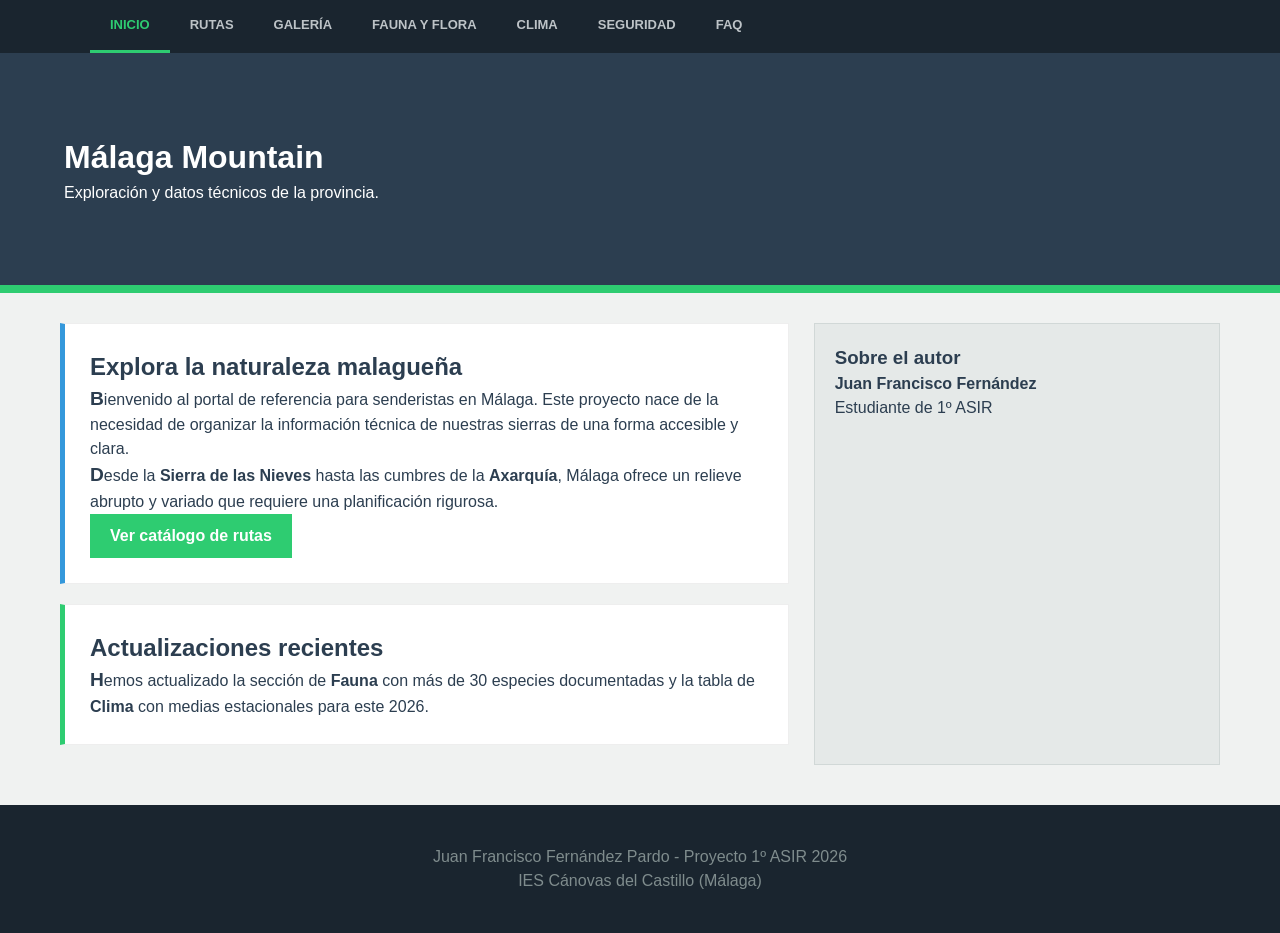
<file: index.html>
<!DOCTYPE html>
<html lang="es">
<head>
    <meta charset="UTF-8">
    <title>Málaga Mountain | Inicio</title>
    <link rel="stylesheet" href="./css/estilos.css">
    <script src="./js/site.js" defer></script>
</head>
<body>

    <nav class="menu-navegacion" data-site-nav></nav>

    <header class="header-hero">
        <h1>Málaga Mountain</h1>
        <p>Exploración y datos técnicos de la provincia.</p>
    </header>

    <div class="contenedor-flexible">
        
        <main class="contenido-principal">
            <section class="caja-info">
                <h2>Explora la naturaleza malagueña</h2>
                <p>Bienvenido al portal de referencia para senderistas en Málaga. Este proyecto nace de la necesidad de organizar la información técnica de nuestras sierras de una forma accesible y clara.</p>
                <p>Desde la <strong>Sierra de las Nieves</strong> hasta las cumbres de la <strong>Axarquía</strong>, Málaga ofrece un relieve abrupto y variado que requiere una planificación rigurosa.</p>
                <a href="rutas.html" class="boton-accion">Ver catálogo de rutas</a>
            </section>

            <section class="caja-info" style="border-left-color: #2ecc71;">
                <h2>Actualizaciones recientes</h2>
                <p>Hemos actualizado la sección de <strong>Fauna</strong> con más de 30 especies documentadas y la tabla de <strong>Clima</strong> con medias estacionales para este 2026.</p>
            </section>
        </main>

        <aside class="barra-lateral">
            <h3>Sobre el autor</h3>
            <p><strong>Juan Francisco Fernández</strong></p>
            <p>Estudiante de 1º ASIR</p>
        </aside>

    </div>

    <footer class="pie-simple" data-site-footer></footer>

</body>
</html>
</file>
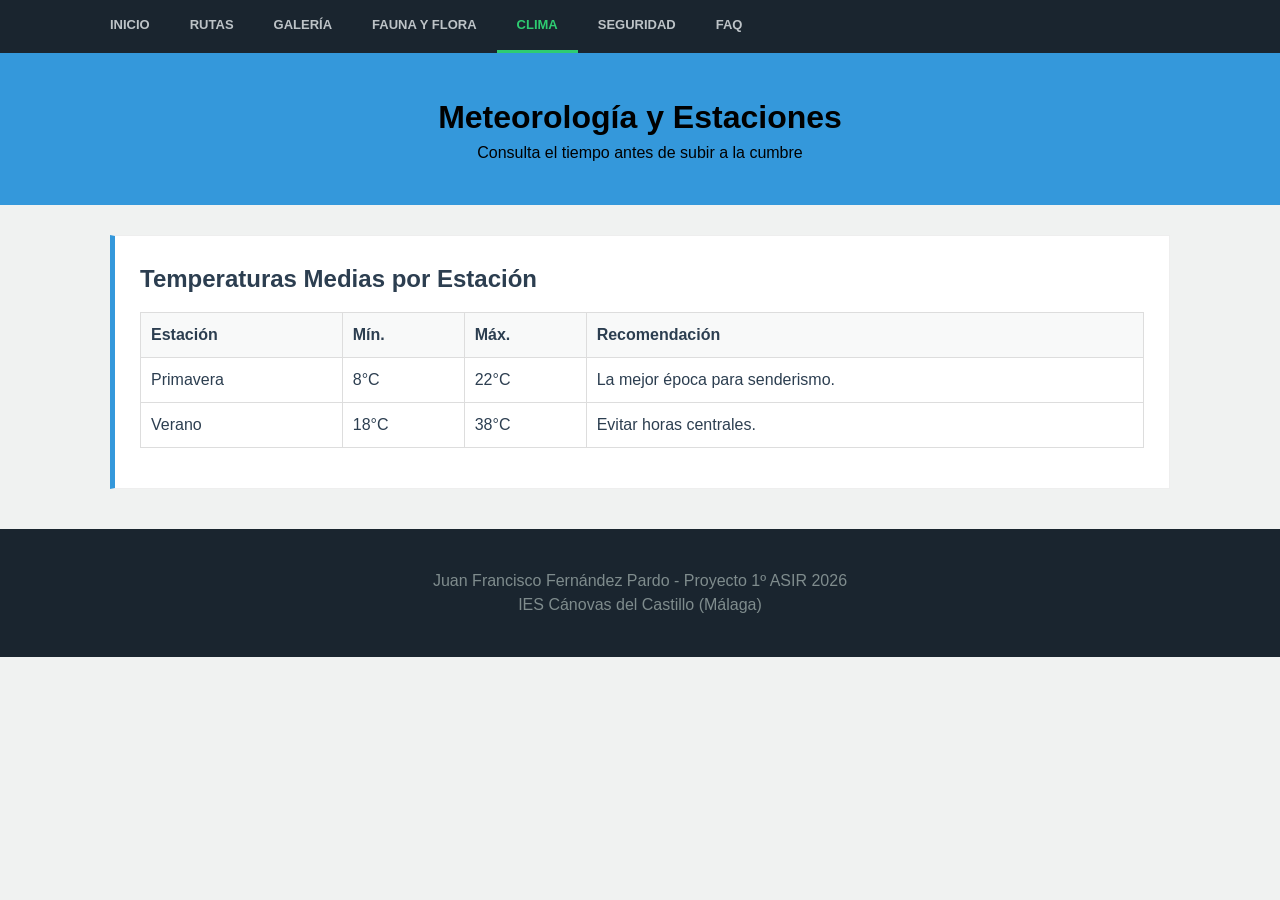
<file: clima.html>
<!DOCTYPE html>
<html lang="es">
<head>
    <meta charset="UTF-8">
    <title>Clima | Málaga Mountain</title>
    <link rel="stylesheet" href="./css/estilos.css">
    <script src="./js/site.js" defer></script>
</head>
<body>

    <nav class="menu-navegacion" data-site-nav></nav>

    <header class="header-seccion">
        <h1>Meteorología y Estaciones</h1>
        <p>Consulta el tiempo antes de subir a la cumbre</p>
    </header>

    <main class="contenedor-principal">
        <section class="seccion-blanca">
            <h2>Temperaturas Medias por Estación</h2>
            <table class="tabla-profesional">
                <thead>
                    <tr><th>Estación</th><th>Mín.</th><th>Máx.</th><th>Recomendación</th></tr>
                </thead>
                <tbody>
                    <tr><td>Primavera</td><td>8°C</td><td>22°C</td><td>La mejor época para senderismo.</td></tr>
                    <tr><td>Verano</td><td>18°C</td><td>38°C</td><td>Evitar horas centrales.</td></tr>
                </tbody>
            </table>
        </section>
    </main>

    <footer class="pie-simple" data-site-footer></footer>

</body>
</html>
</file>
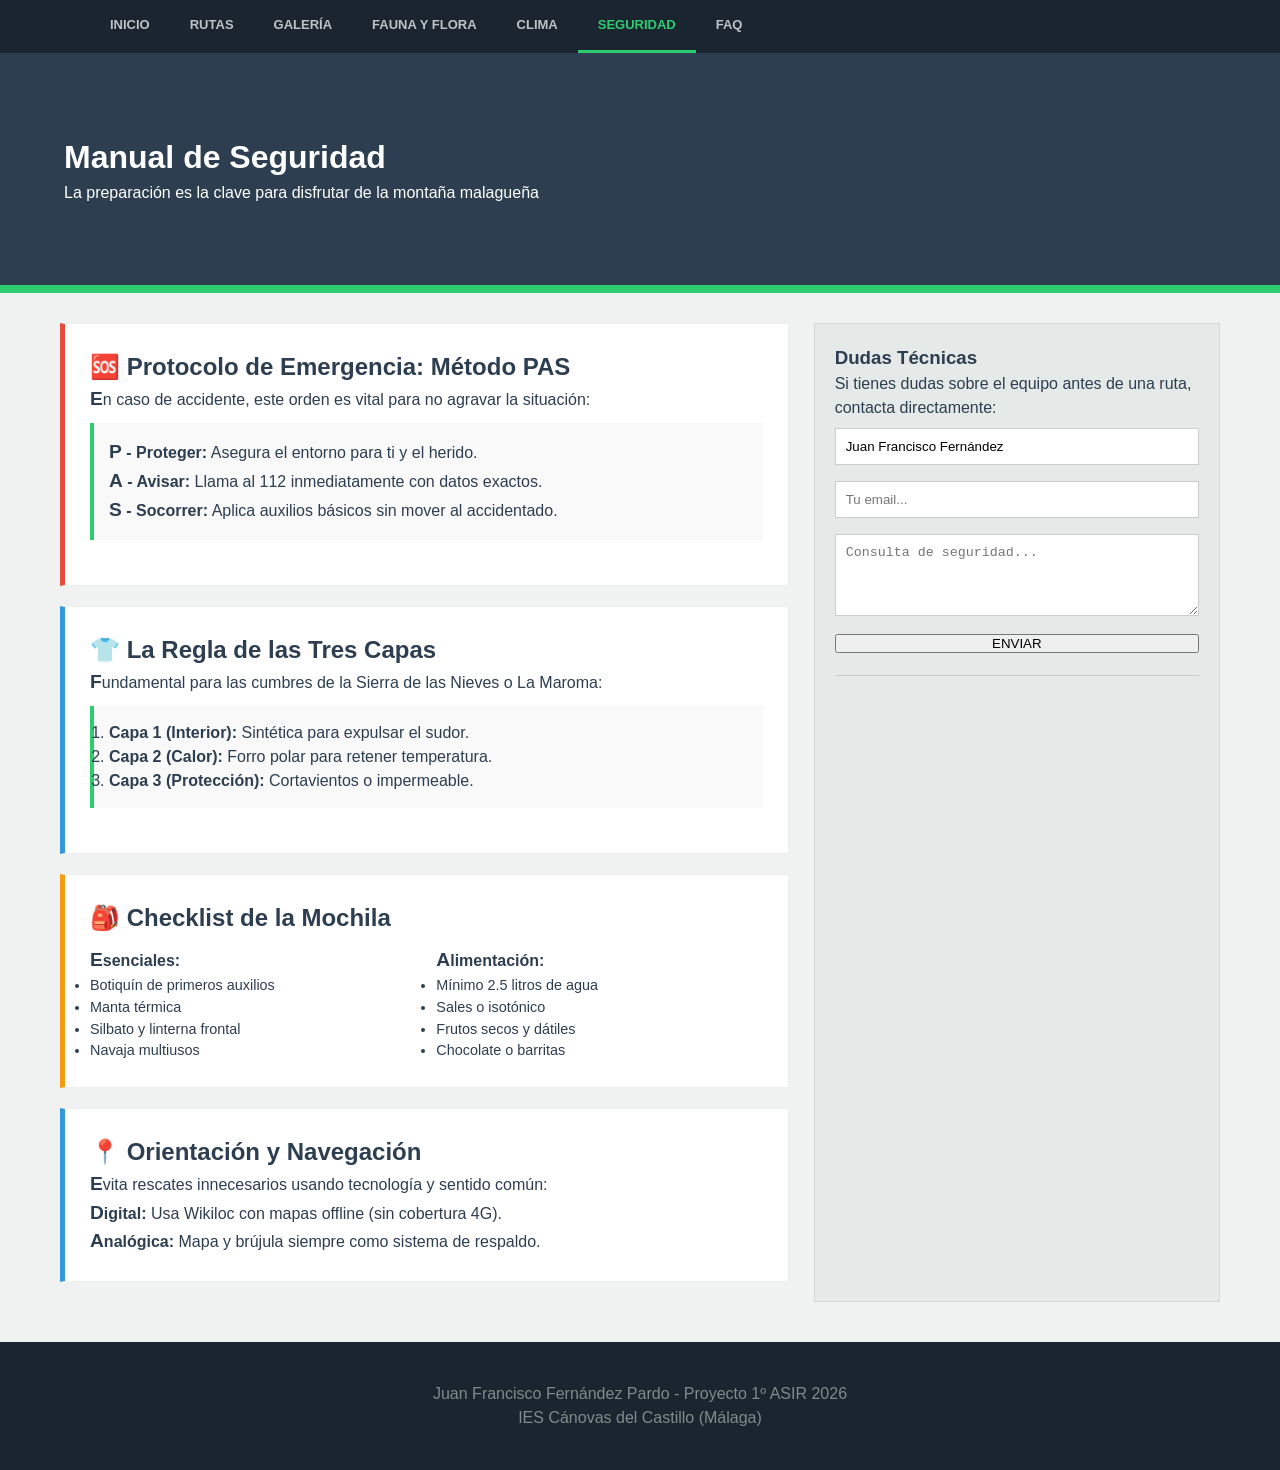
<file: consejos.html>
<!DOCTYPE html>
<html lang="es">
<head>
    <meta charset="UTF-8">
    <title>Seguridad y Equipo | Málaga Mountain</title>
    <link rel="stylesheet" href="./css/estilos.css">
    <script src="./js/site.js" defer></script>
</head>
<body>

    <nav class="menu-navegacion" data-site-nav></nav>

    <header class="header-hero">
        <h1>Manual de Seguridad</h1>
        <p>La preparación es la clave para disfrutar de la montaña malagueña</p>
    </header>

    <div class="contenedor-flexible">
        
        <main class="contenido-principal">
            
            <section class="caja-info" style="border-left-color: #e74c3c;">
                <h2>🆘 Protocolo de Emergencia: Método PAS</h2>
                <p>En caso de accidente, este orden es vital para no agravar la situación:</p>
                <div class="faq-respuesta">
                    <p><strong>P - Proteger:</strong> Asegura el entorno para ti y el herido.</p>
                    <p><strong>A - Avisar:</strong> Llama al 112 inmediatamente con datos exactos.</p>
                    <p><strong>S - Socorrer:</strong> Aplica auxilios básicos sin mover al accidentado.</p>
                </div>
            </section>

            <section class="caja-info">
                <h2>👕 La Regla de las Tres Capas</h2>
                <p>Fundamental para las cumbres de la Sierra de las Nieves o La Maroma:</p>
                <div class="faq-respuesta">
                    <ol>
                        <li><strong>Capa 1 (Interior):</strong> Sintética para expulsar el sudor.</li>
                        <li><strong>Capa 2 (Calor):</strong> Forro polar para retener temperatura.</li>
                        <li><strong>Capa 3 (Protección):</strong> Cortavientos o impermeable.</li>
                    </ol>
                </div>
            </section>

            <section class="caja-info" style="border-left-color: #f39c12;">
                <h2>🎒 Checklist de la Mochila</h2>
                <div style="display: flex; gap: 20px; flex-wrap: wrap; margin-top: 10px;">
                    <div style="flex: 1; min-width: 180px;">
                        <p><strong>Esenciales:</strong></p>
                        <ul style="font-size: 0.9rem;">
                            <li>Botiquín de primeros auxilios</li>
                            <li>Manta térmica</li>
                            <li>Silbato y linterna frontal</li>
                            <li>Navaja multiusos</li>
                        </ul>
                    </div>
                    <div style="flex: 1; min-width: 180px;">
                        <p><strong>Alimentación:</strong></p>
                        <ul style="font-size: 0.9rem;">
                            <li>Mínimo 2.5 litros de agua</li>
                            <li>Sales o isotónico</li>
                            <li>Frutos secos y dátiles</li>
                            <li>Chocolate o barritas</li>
                        </ul>
                    </div>
                </div>
            </section>

            <section class="caja-info" style="border-left-color: #3498db;">
                <h2>📍 Orientación y Navegación</h2>
                <p>Evita rescates innecesarios usando tecnología y sentido común:</p>
                <p><strong>Digital:</strong> Usa Wikiloc con mapas offline (sin cobertura 4G).</p>
                <p><strong>Analógica:</strong> Mapa y brújula siempre como sistema de respaldo.</p>
            </section>

        </main>

        <aside class="barra-lateral">
            <h3>Dudas Técnicas</h3>
            <p>Si tienes dudas sobre el equipo antes de una ruta, contacta directamente:</p>
            <form class="form-final">
                <input type="text" value="Juan Francisco Fernández" readonly>
                <input type="email" placeholder="Tu email...">
                <textarea placeholder="Consulta de seguridad..." rows="4"></textarea>
                <button type="button" class="btn-enviar" style="width: 100%;">ENVIAR</button>
            </form>
            <hr style="margin: 20px 0; border: 0; border-top: 1px solid #ccc;">
        </aside>

    </div>

    <footer class="pie-simple" data-site-footer></footer>

</body>
</html>
</file>
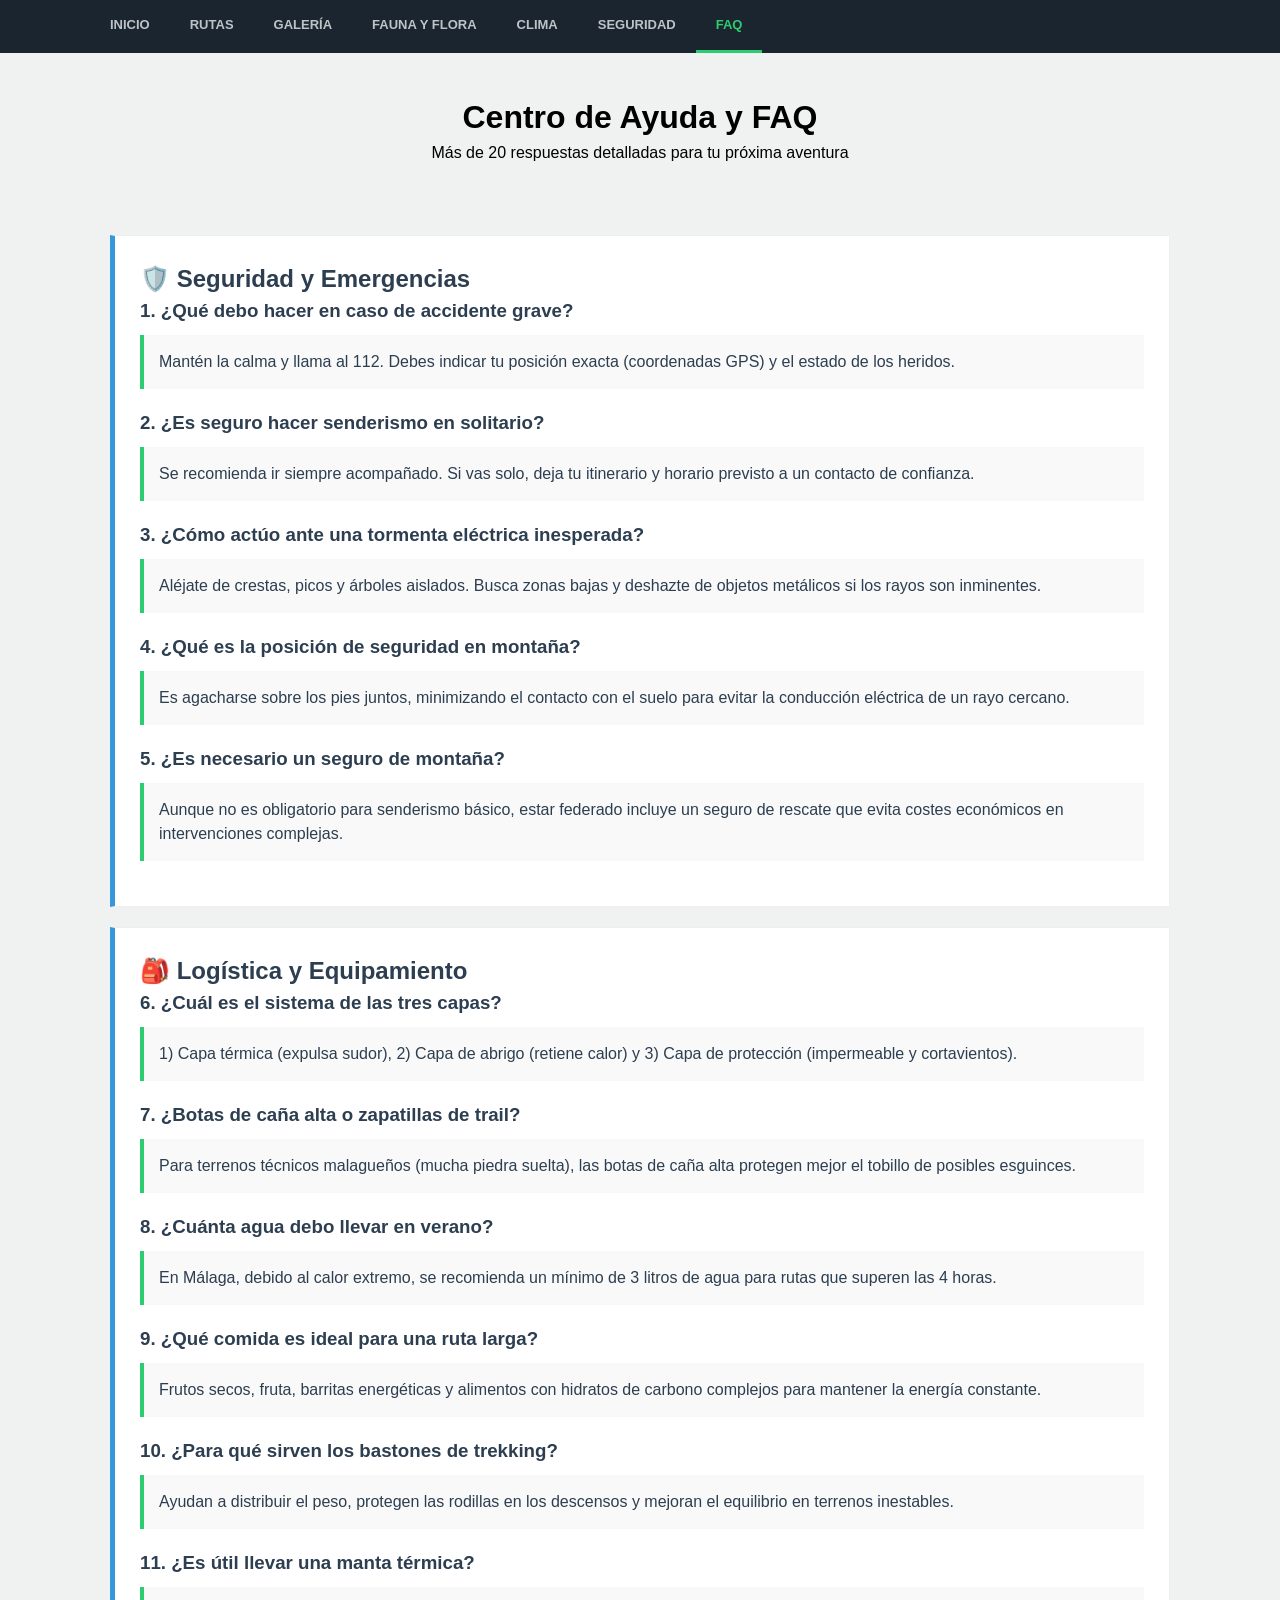
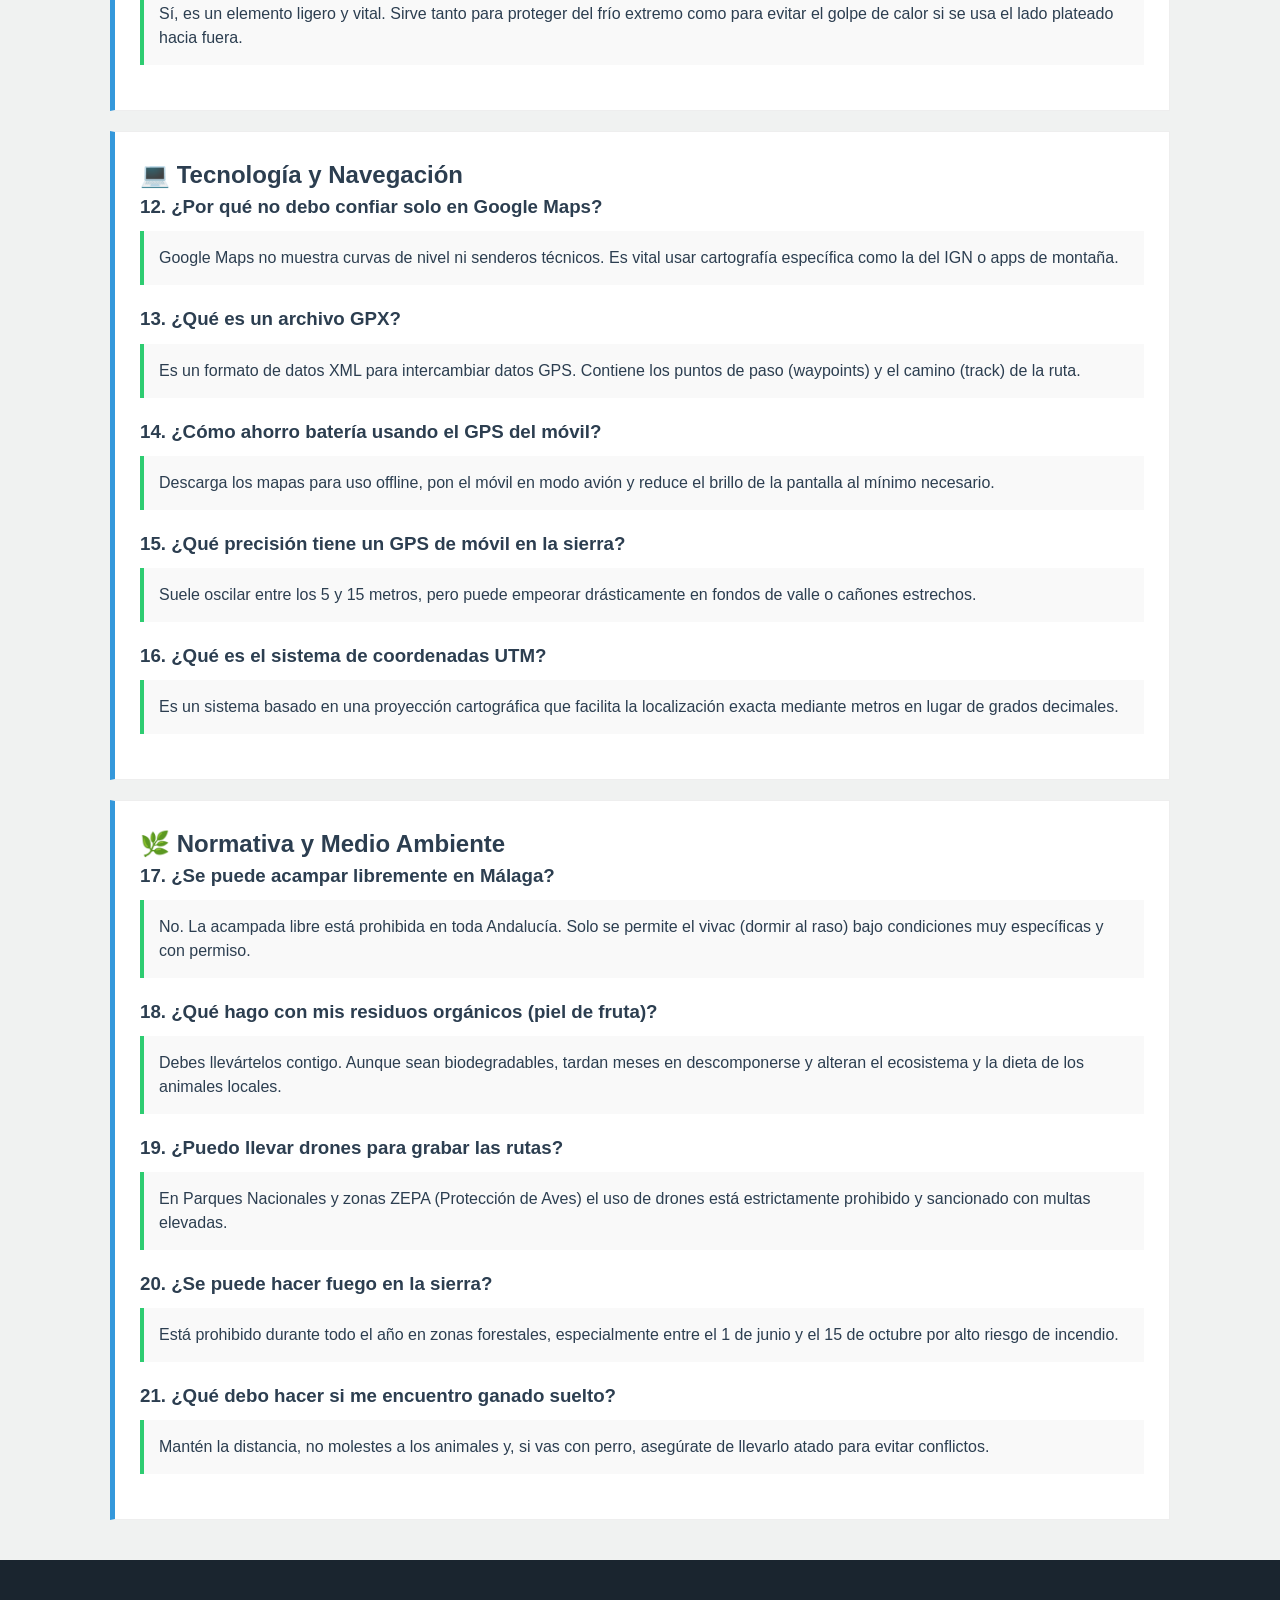
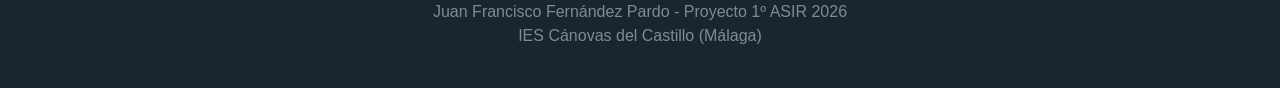
<file: faq.html>
<!DOCTYPE html>
<html lang="es">
<head>
    <meta charset="UTF-8">
    <title>FAQ Extendido | Málaga Mountain</title>
    <link rel="stylesheet" href="./css/estilos.css">
    <script src="./js/site.js" defer></script>
</head>
<body>

    <nav class="menu-navegacion" data-site-nav></nav>

    <header class="header-seccion" style="background: var(--oscuro);">
        <h1>Centro de Ayuda y FAQ</h1>
        <p>Más de 20 respuestas detalladas para tu próxima aventura</p>
    </header>

    <main class="contenedor-principal">
        
        <section class="seccion-blanca">
            <h2>🛡️ Seguridad y Emergencias</h2>
            
            <div class="faq-pregunta">
                <h3>1. ¿Qué debo hacer en caso de accidente grave?</h3>
                <p class="faq-respuesta">Mantén la calma y llama al 112. Debes indicar tu posición exacta (coordenadas GPS) y el estado de los heridos.</p>
            </div>

            <div class="faq-pregunta">
                <h3>2. ¿Es seguro hacer senderismo en solitario?</h3>
                <p class="faq-respuesta">Se recomienda ir siempre acompañado. Si vas solo, deja tu itinerario y horario previsto a un contacto de confianza.</p>
            </div>

            <div class="faq-pregunta">
                <h3>3. ¿Cómo actúo ante una tormenta eléctrica inesperada?</h3>
                <p class="faq-respuesta">Aléjate de crestas, picos y árboles aislados. Busca zonas bajas y deshazte de objetos metálicos si los rayos son inminentes.</p>
            </div>

            <div class="faq-pregunta">
                <h3>4. ¿Qué es la posición de seguridad en montaña?</h3>
                <p class="faq-respuesta">Es agacharse sobre los pies juntos, minimizando el contacto con el suelo para evitar la conducción eléctrica de un rayo cercano.</p>
            </div>

            <div class="faq-pregunta">
                <h3>5. ¿Es necesario un seguro de montaña?</h3>
                <p class="faq-respuesta">Aunque no es obligatorio para senderismo básico, estar federado incluye un seguro de rescate que evita costes económicos en intervenciones complejas.</p>
            </div>
        </section>

        <section class="seccion-blanca">
            <h2>🎒 Logística y Equipamiento</h2>

            <div class="faq-pregunta">
                <h3>6. ¿Cuál es el sistema de las tres capas?</h3>
                <p class="faq-respuesta">1) Capa térmica (expulsa sudor), 2) Capa de abrigo (retiene calor) y 3) Capa de protección (impermeable y cortavientos).</p>
            </div>

            <div class="faq-pregunta">
                <h3>7. ¿Botas de caña alta o zapatillas de trail?</h3>
                <p class="faq-respuesta">Para terrenos técnicos malagueños (mucha piedra suelta), las botas de caña alta protegen mejor el tobillo de posibles esguinces.</p>
            </div>

            <div class="faq-pregunta">
                <h3>8. ¿Cuánta agua debo llevar en verano?</h3>
                <p class="faq-respuesta">En Málaga, debido al calor extremo, se recomienda un mínimo de 3 litros de agua para rutas que superen las 4 horas.</p>
            </div>

            <div class="faq-pregunta">
                <h3>9. ¿Qué comida es ideal para una ruta larga?</h3>
                <p class="faq-respuesta">Frutos secos, fruta, barritas energéticas y alimentos con hidratos de carbono complejos para mantener la energía constante.</p>
            </div>

            <div class="faq-pregunta">
                <h3>10. ¿Para qué sirven los bastones de trekking?</h3>
                <p class="faq-respuesta">Ayudan a distribuir el peso, protegen las rodillas en los descensos y mejoran el equilibrio en terrenos inestables.</p>
            </div>

            <div class="faq-pregunta">
                <h3>11. ¿Es útil llevar una manta térmica?</h3>
                <p class="faq-respuesta">Sí, es un elemento ligero y vital. Sirve tanto para proteger del frío extremo como para evitar el golpe de calor si se usa el lado plateado hacia fuera.</p>
            </div>
        </section>

        <section class="seccion-blanca">
            <h2>💻 Tecnología y Navegación</h2>

            <div class="faq-pregunta">
                <h3>12. ¿Por qué no debo confiar solo en Google Maps?</h3>
                <p class="faq-respuesta">Google Maps no muestra curvas de nivel ni senderos técnicos. Es vital usar cartografía específica como la del IGN o apps de montaña.</p>
            </div>

            <div class="faq-pregunta">
                <h3>13. ¿Qué es un archivo GPX?</h3>
                <p class="faq-respuesta">Es un formato de datos XML para intercambiar datos GPS. Contiene los puntos de paso (waypoints) y el camino (track) de la ruta.</p>
            </div>

            <div class="faq-pregunta">
                <h3>14. ¿Cómo ahorro batería usando el GPS del móvil?</h3>
                <p class="faq-respuesta">Descarga los mapas para uso offline, pon el móvil en modo avión y reduce el brillo de la pantalla al mínimo necesario.</p>
            </div>

            <div class="faq-pregunta">
                <h3>15. ¿Qué precisión tiene un GPS de móvil en la sierra?</h3>
                <p class="faq-respuesta">Suele oscilar entre los 5 y 15 metros, pero puede empeorar drásticamente en fondos de valle o cañones estrechos.</p>
            </div>

            <div class="faq-pregunta">
                <h3>16. ¿Qué es el sistema de coordenadas UTM?</h3>
                <p class="faq-respuesta">Es un sistema basado en una proyección cartográfica que facilita la localización exacta mediante metros en lugar de grados decimales.</p>
            </div>
        </section>

        <section class="seccion-blanca">
            <h2>🌿 Normativa y Medio Ambiente</h2>

            <div class="faq-pregunta">
                <h3>17. ¿Se puede acampar libremente en Málaga?</h3>
                <p class="faq-respuesta">No. La acampada libre está prohibida en toda Andalucía. Solo se permite el vivac (dormir al raso) bajo condiciones muy específicas y con permiso.</p>
            </div>

            <div class="faq-pregunta">
                <h3>18. ¿Qué hago con mis residuos orgánicos (piel de fruta)?</h3>
                <p class="faq-respuesta">Debes llevártelos contigo. Aunque sean biodegradables, tardan meses en descomponerse y alteran el ecosistema y la dieta de los animales locales.</p>
            </div>

            <div class="faq-pregunta">
                <h3>19. ¿Puedo llevar drones para grabar las rutas?</h3>
                <p class="faq-respuesta">En Parques Nacionales y zonas ZEPA (Protección de Aves) el uso de drones está estrictamente prohibido y sancionado con multas elevadas.</p>
            </div>

            <div class="faq-pregunta">
                <h3>20. ¿Se puede hacer fuego en la sierra?</h3>
                <p class="faq-respuesta">Está prohibido durante todo el año en zonas forestales, especialmente entre el 1 de junio y el 15 de octubre por alto riesgo de incendio.</p>
            </div>

            <div class="faq-pregunta">
                <h3>21. ¿Qué debo hacer si me encuentro ganado suelto?</h3>
                <p class="faq-respuesta">Mantén la distancia, no molestes a los animales y, si vas con perro, asegúrate de llevarlo atado para evitar conflictos.</p>
            </div>
        </section>

    </main>

    <footer class="pie-simple" data-site-footer></footer>

</body>
</html>
</file>
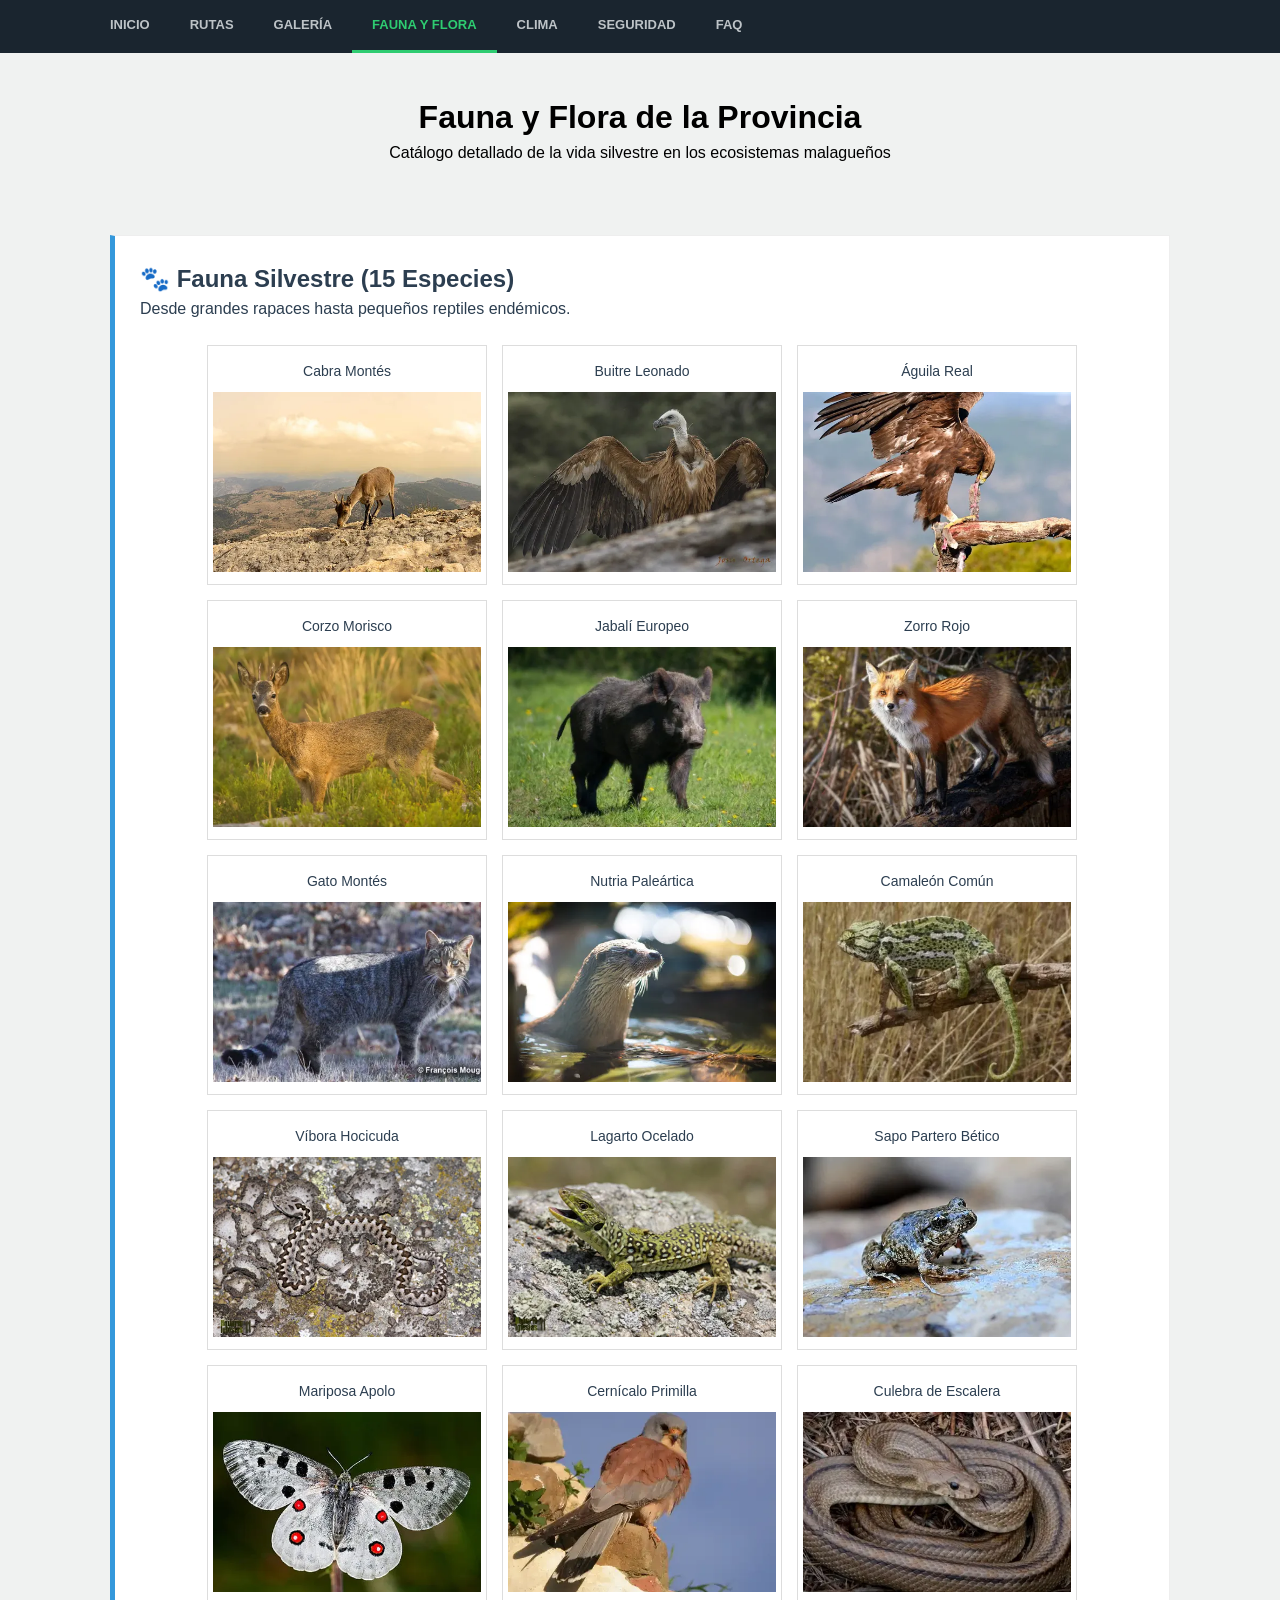
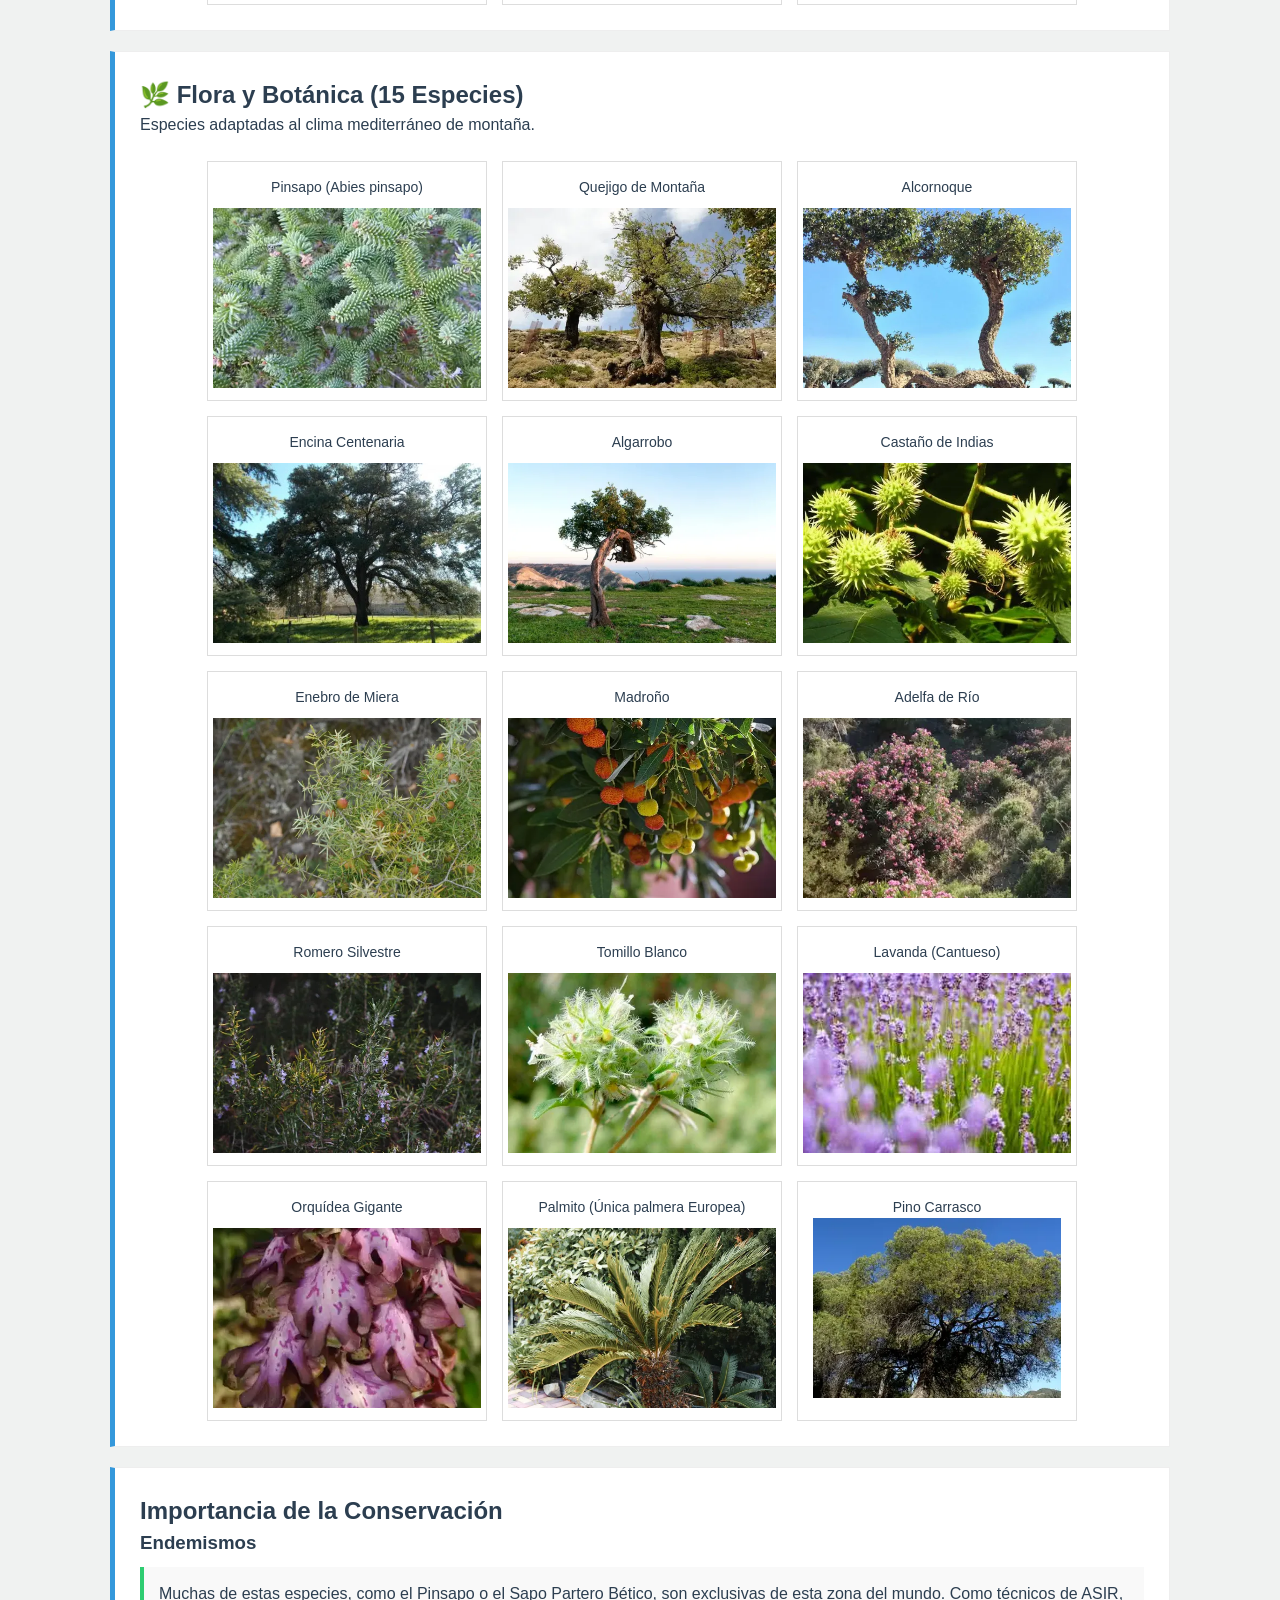
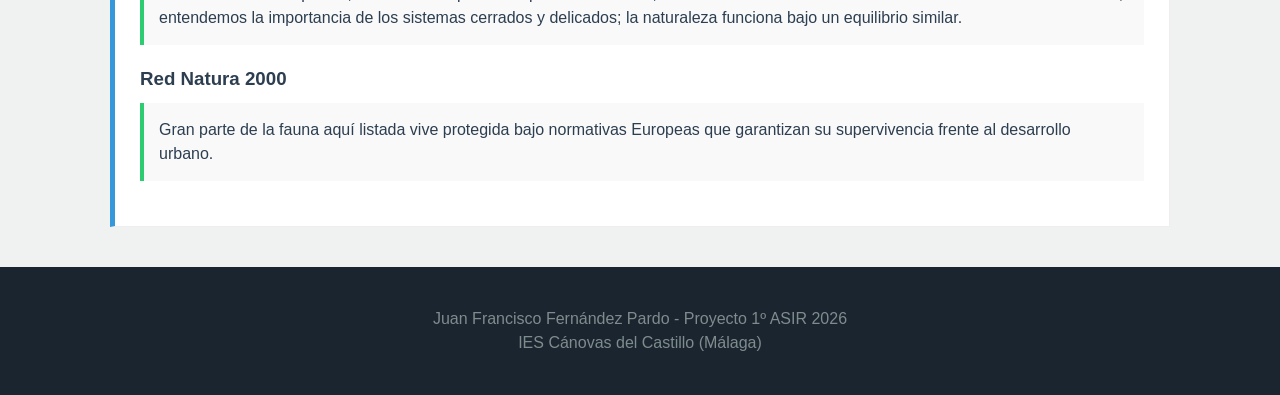
<file: fauna.html>
<!DOCTYPE html>
<html lang="es">
<head>
    <meta charset="UTF-8">
    <title>Biodiversidad | Málaga Mountain</title>
    <link rel="stylesheet" href="./css/estilos.css">
    <script src="./js/site.js" defer></script>
</head>
<body>

    <nav class="menu-navegacion" data-site-nav></nav>

    <header class="header-seccion" style="background: var(--verde);">
        <h1>Fauna y Flora de la Provincia</h1>
        <p>Catálogo detallado de la vida silvestre en los ecosistemas malagueños</p>
    </header>

    <main class="contenedor-principal">
        
        <section class="seccion-blanca">
            <h2>🐾 Fauna Silvestre (15 Especies)</h2>
            <p>Desde grandes rapaces hasta pequeños reptiles endémicos.</p>
            <br>
            <div class="galeria-grid">
                <article class="foto-item"><div class="caption">Cabra Montés</div><img src="./img/cabra_montes.webp"></article>
                <article class="foto-item"><div class="caption">Buitre Leonado</div><img src="./img/buitre_leonado.webp"></article>
                <article class="foto-item"><div class="caption">Águila Real</div><img src="./img/aguila_real.webp"></article>
                <article class="foto-item"><div class="caption">Corzo Morisco</div><img src="./img/corzo_morisco.webp"></article>
                <article class="foto-item"><div class="caption">Jabalí Europeo</div><img src="./img/jabali.webp"></article>
                <article class="foto-item"><div class="caption">Zorro Rojo</div><img src="./img/zorro.webp"></article>
                <article class="foto-item"><div class="caption">Gato Montés</div><img src="./img/gato_montes.webp"></article>
                <article class="foto-item"><div class="caption">Nutria Paleártica</div><img src="./img/nutria.webp"></article>
                <article class="foto-item"><div class="caption">Camaleón Común</div><img src="./img/camaleon.webp"></article>
                <article class="foto-item"><div class="caption">Víbora Hocicuda</div><img src="./img/vibora_hocicuda.webp"></article>
                <article class="foto-item"><div class="caption">Lagarto Ocelado</div><img src="./img/lagarto.webp"></article>
                <article class="foto-item"><div class="caption">Sapo Partero Bético</div><img src="./img/sapo.webp"></article>
                <article class="foto-item"><div class="caption">Mariposa Apolo</div><img src="./img/apolo.webp"></article>
                <article class="foto-item"><div class="caption">Cernícalo Primilla</div><img src="./img/cernicalo.webp"></article>
                <article class="foto-item"><div class="caption">Culebra de Escalera</div><img src="./img/culebra.webp"></article>
            </div>
        </section>

        <section class="seccion-blanca">
            <h2>🌿 Flora y Botánica (15 Especies)</h2>
            <p>Especies adaptadas al clima mediterráneo de montaña.</p>
            <br>
            <div class="galeria-grid">
                <article class="foto-item"><div class="caption">Pinsapo (Abies pinsapo)</div><img src="./img/pinsapo.webp"></article>
                <article class="foto-item"><div class="caption">Quejigo de Montaña</div><img src="./img/quejico.webp"></article>
                <article class="foto-item"><div class="caption">Alcornoque</div><img src="./img/alcornoque.webp"></article>
                <article class="foto-item"><div class="caption">Encina Centenaria</div><img src="./img/encina.webp"></article>
                <article class="foto-item"><div class="caption">Algarrobo</div><img src="./img/algarrobo.webp"></article>
                <article class="foto-item"><div class="caption">Castaño de Indias</div><img src="./img/castaño.webp"></article>
                <article class="foto-item"><div class="caption">Enebro de Miera</div><img src="./img/enebro.webp"></article>
                <article class="foto-item"><div class="caption">Madroño</div><img src="./img/madroño.webp"></article>
                <article class="foto-item"><div class="caption">Adelfa de Río</div><img src="./img/adelfa.webp"></article>
                <article class="foto-item"><div class="caption">Romero Silvestre</div><img src="./img/romero.webp"></article>
                <article class="foto-item"><div class="caption">Tomillo Blanco</div><img src="./img/tomillo-blanco.webp"></article>
                <article class="foto-item"><div class="caption">Lavanda (Cantueso)</div><img src="./img/lavanda.webp"></article>
                <article class="foto-item"><div class="caption">Orquídea Gigante</div><img src="./img/orquidea.webp"></article>
                <article class="foto-item"><div class="caption">Palmito (Única palmera Europea)</div><img src="./img/palmito.webp"></article>
                <article class="foto-item"><div class="caption">Pino Carrasco</diOrquídea Gigantv><img src="./img/pino.webp"></article>
            </div>
        </section>

        <section class="seccion-blanca">
            <h2>Importancia de la Conservación</h2>
            <div class="faq-pregunta">
                <h3>Endemismos</h3>
                <p class="faq-respuesta">Muchas de estas especies, como el Pinsapo o el Sapo Partero Bético, son exclusivas de esta zona del mundo. Como técnicos de ASIR, entendemos la importancia de los sistemas cerrados y delicados; la naturaleza funciona bajo un equilibrio similar.</p>
            </div>
            <div class="faq-pregunta">
                <h3>Red Natura 2000</h3>
                <p class="faq-respuesta">Gran parte de la fauna aquí listada vive protegida bajo normativas Europeas que garantizan su supervivencia frente al desarrollo urbano.</p>
            </div>
        </section>

    </main>

    <footer class="pie-simple" data-site-footer></footer>

</body>
</html>
</file>
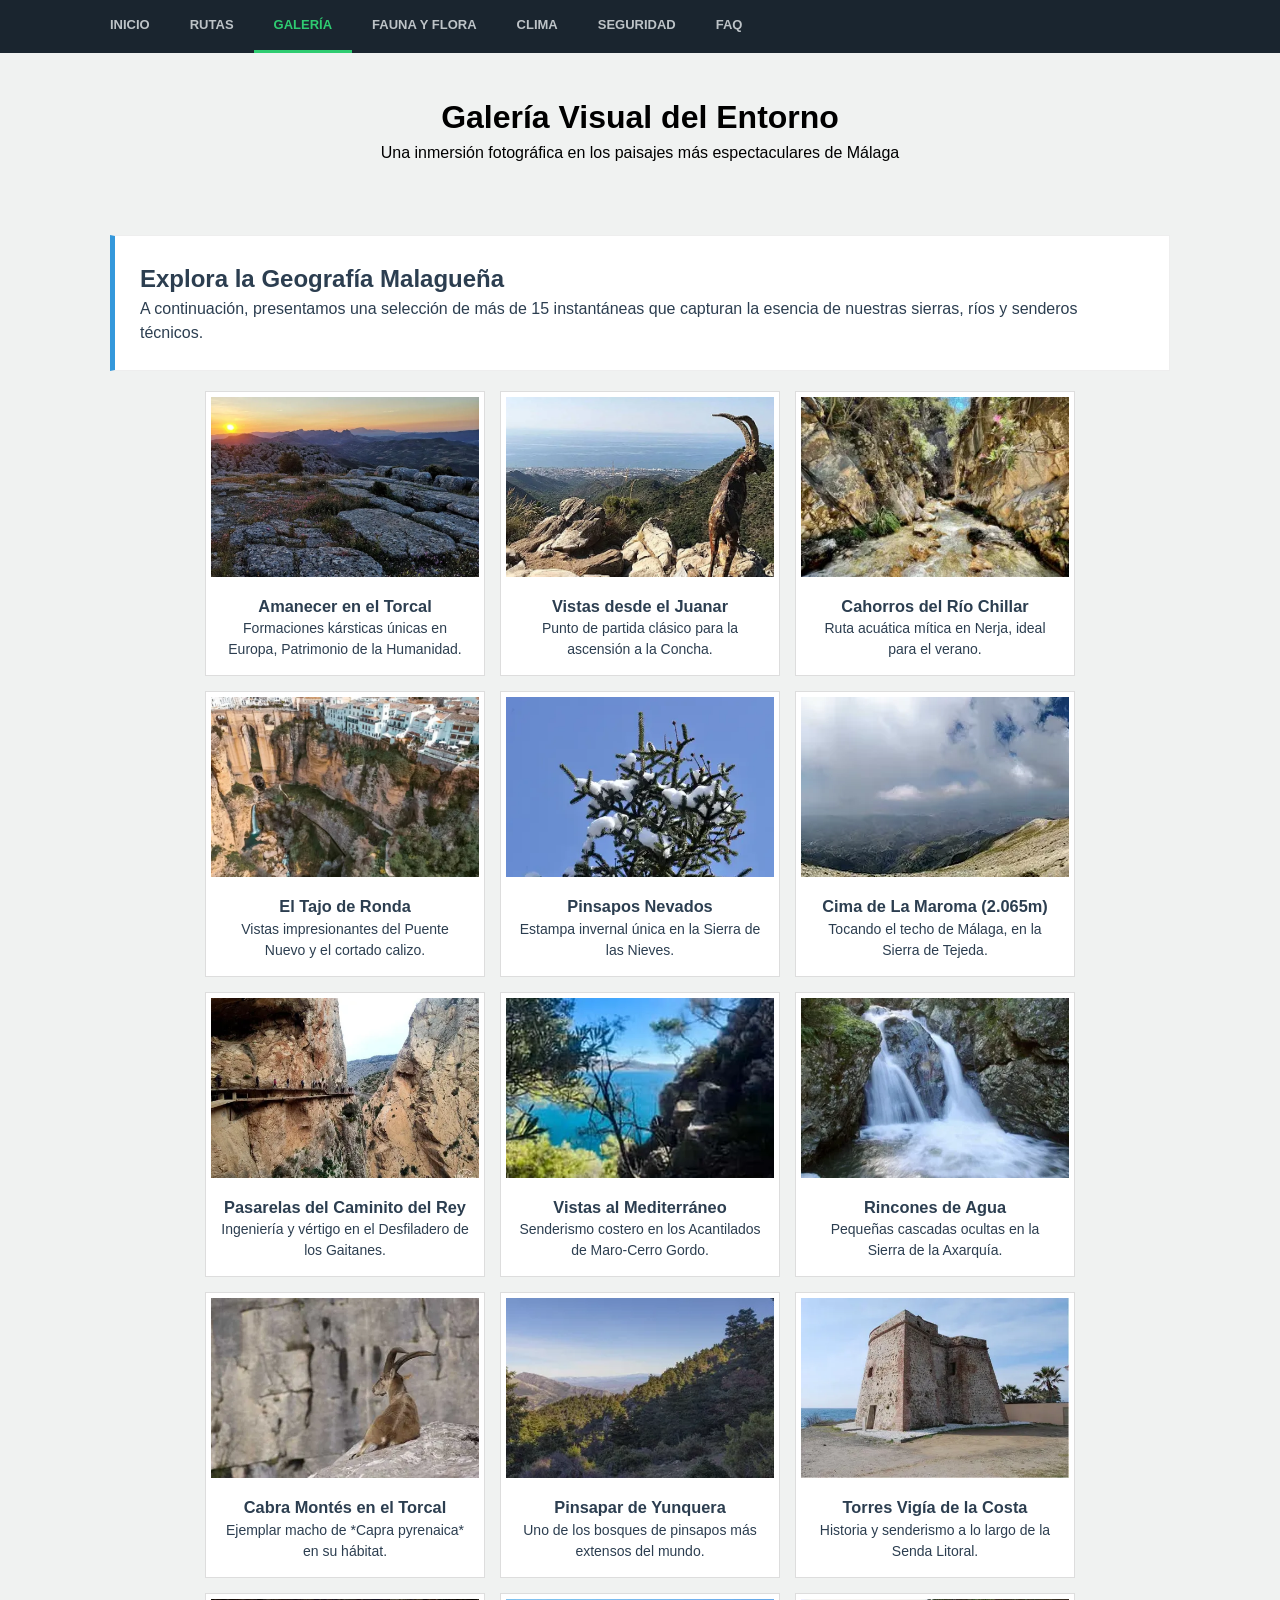
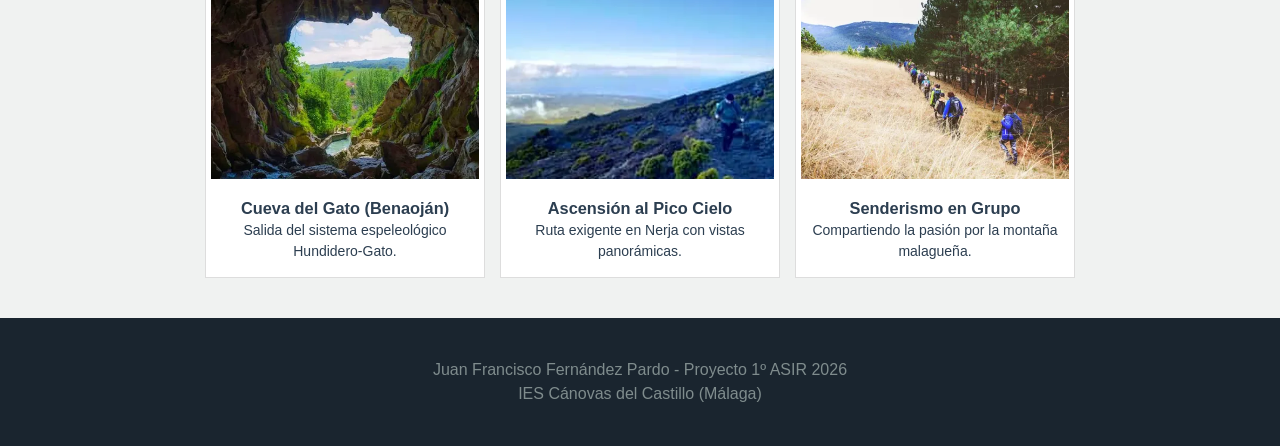
<file: galeria.html>
<!DOCTYPE html>
<html lang="es">
<head>
    <meta charset="UTF-8">
    <meta name="viewport" content="width=device-width, initial-scale=1.0">
    <title>Galería Completa | Málaga Mountain</title>
    <link rel="stylesheet" href="./css/estilos.css">
    <script src="./js/site.js" defer></script>
</head>
<body>

    <nav class="menu-navegacion" data-site-nav></nav>

    <header class="header-seccion" style="background: var(--oscuro);">
        <h1>Galería Visual del Entorno</h1>
        <p>Una inmersión fotográfica en los paisajes más espectaculares de Málaga</p>
    </header>

    <main class="contenedor-principal">
        <section class="seccion-blanca">
            <h2>Explora la Geografía Malagueña</h2>
            <p>A continuación, presentamos una selección de más de 15 instantáneas que capturan la esencia de nuestras sierras, ríos y senderos técnicos.</p>
        </section>

        <section class="galeria-grid">
            
            <article class="foto-item">
                <img src="./img/amanece_torcal.webp" alt="Torcal de Antequera">
                <div class="caption">
                    <h3>Amanecer en el Torcal</h3>
                    <p>Formaciones kársticas únicas en Europa, Patrimonio de la Humanidad.</p>
                </div>
            </article>

            <article class="foto-item">
                <img src="./img/mirador_juanar.webp" alt="Refugio del Juanar">
                <div class="caption">
                    <h3>Vistas desde el Juanar</h3>
                    <p>Punto de partida clásico para la ascensión a la Concha.</p>
                </div>
            </article>

            <article class="foto-item">
                <img src="./img/rio_chillar.webp" alt="Cahorros del Río Chillar">
                <div class="caption">
                    <h3>Cahorros del Río Chillar</h3>
                    <p>Ruta acuática mítica en Nerja, ideal para el verano.</p>
                </div>
            </article>

            <article class="foto-item">
                <img src="./img/tajo.webp" alt="Tajo de Ronda">
                <div class="caption">
                    <h3>El Tajo de Ronda</h3>
                    <p>Vistas impresionantes del Puente Nuevo y el cortado calizo.</p>
                </div>
            </article>

            <article class="foto-item">
                <img src="./img/pinsapo_nevador.webp" alt="Pinsapos con nieve">
                <div class="caption">
                    <h3>Pinsapos Nevados</h3>
                    <p>Estampa invernal única en la Sierra de las Nieves.</p>
                </div>
            </article>

            <article class="foto-item">
                <img src="./img/cima_maroma.webp" alt="Cima de La Maroma">
                <div class="caption">
                    <h3>Cima de La Maroma (2.065m)</h3>
                    <p>Tocando el techo de Málaga, en la Sierra de Tejeda.</p>
                </div>
            </article>

            <article class="foto-item">
                <img src="./img/caminito.webp" alt="Pasarelas del Caminito del Rey">
                <div class="caption">
                    <h3>Pasarelas del Caminito del Rey</h3>
                    <p>Ingeniería y vértigo en el Desfiladero de los Gaitanes.</p>
                </div>
            </article>

            <article class="foto-item">
                <img src="./img/maro.webp" alt="Senderos con vistas al mar">
                <div class="caption">
                    <h3>Vistas al Mediterráneo</h3>
                    <p>Senderismo costero en los Acantilados de Maro-Cerro Gordo.</p>
                </div>
            </article>

            <article class="foto-item">
                <img src="./img/cascada_luz.webp" alt="Cascada en la sierra">
                <div class="caption">
                    <h3>Rincones de Agua</h3>
                    <p>Pequeñas cascadas ocultas en la Sierra de la Axarquía.</p>
                </div>
            </article>

            <article class="foto-item">
                <img src="./img/cabra.webp" alt="Cabra montés en el Torcal">
                <div class="caption">
                    <h3>Cabra Montés en el Torcal</h3>
                    <p>Ejemplar macho de *Capra pyrenaica* en su hábitat.</p>
                </div>
            </article>

            <article class="foto-item">
                <img src="./img/pinsapar.webp" alt="Pinsapar de Yunquera">
                <div class="caption">
                    <h3>Pinsapar de Yunquera</h3>
                    <p>Uno de los bosques de pinsapos más extensos del mundo.</p>
                </div>
            </article>

            <article class="foto-item">
                <img src="./img/torre_vigia.webp" alt="Torre vigía costera">
                <div class="caption">
                    <h3>Torres Vigía de la Costa</h3>
                    <p>Historia y senderismo a lo largo de la Senda Litoral.</p>
                </div>
            </article>

            <article class="foto-item">
                <img src="./img/cueva_gato.webp" alt="Cueva del Gato">
                <div class="caption">
                    <h3>Cueva del Gato (Benaoján) </h3>
                    <p>Salida del sistema espeleológico Hundidero-Gato.</p>
                </div>
            </article>

            <article class="foto-item">
                <img src="./img/pico_cielo.webp" alt="Subida al Pico Cielo">
                <div class="caption">
                    <h3>Ascensión al Pico Cielo</h3>
                    <p>Ruta exigente en Nerja con vistas panorámicas.</p>
                </div>
            </article>

            <article class="foto-item">
                <img src="./img/senderismo.webp" alt="Grupo de senderistas">
                <div class="caption">
                    <h3>Senderismo en Grupo</h3>
                    <p>Compartiendo la pasión por la montaña malagueña.</p>
                </div>
            </article>



        </section>
    </main>

    <footer class="pie-simple" data-site-footer></footer>

</body>
</html>
</file>
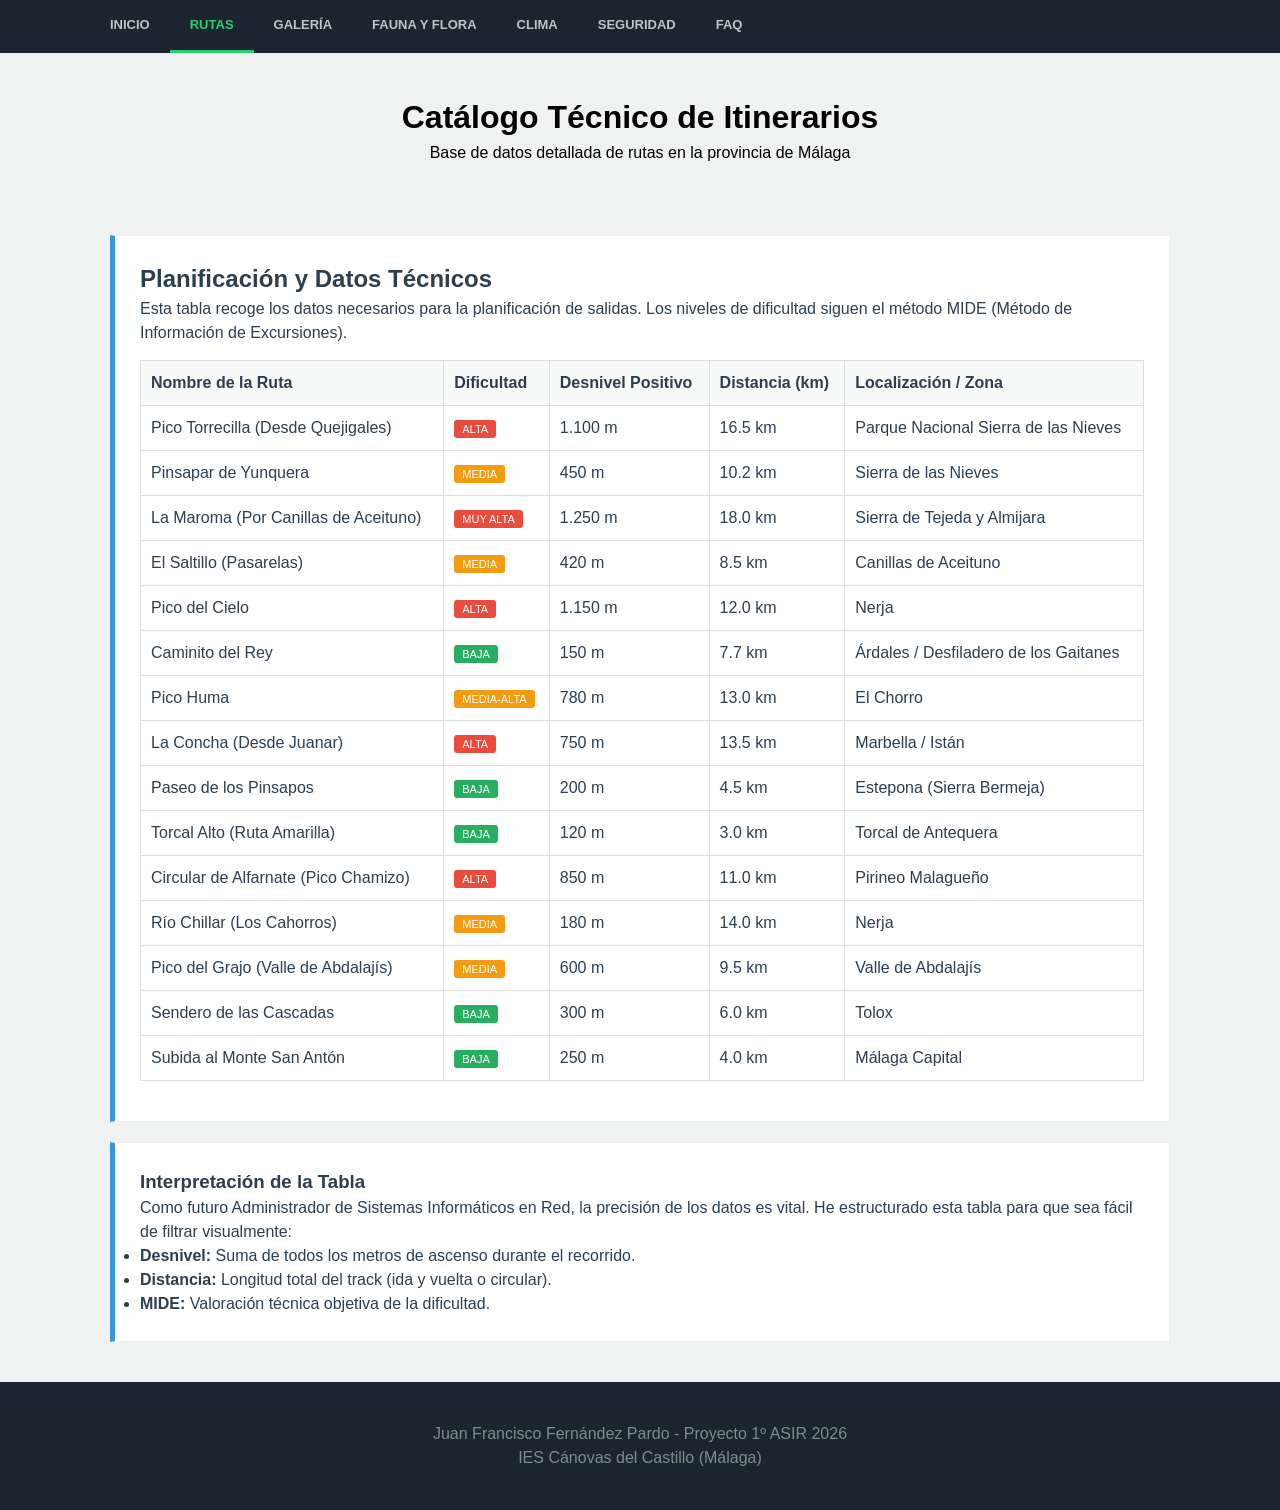
<file: rutas.html>
<!DOCTYPE html>
<html lang="es">
<head>
    <meta charset="UTF-8">
    <meta name="viewport" content="width=device-width, initial-scale=1.0">
    <title>Rutas Técnicas | Málaga Mountain</title>
    <link rel="stylesheet" href="./css/estilos.css">
    <script src="./js/site.js" defer></script>
</head>
<body>

    <nav class="menu-navegacion" data-site-nav></nav>

    <header class="header-seccion" style="background: var(--oscuro);">
        <h1>Catálogo Técnico de Itinerarios</h1>
        <p>Base de datos detallada de rutas en la provincia de Málaga</p>
    </header>

    <main class="contenedor-principal">
        <section class="seccion-blanca">
            <h2>Planificación y Datos Técnicos</h2>
            <p>Esta tabla recoge los datos necesarios para la planificación de salidas. Los niveles de dificultad siguen el método MIDE (Método de Información de Excursiones).</p>
            
            <div class="contenedor-tabla">
                <table class="tabla-profesional">
                    <thead>
                        <tr>
                            <th>Nombre de la Ruta</th>
                            <th>Dificultad</th>
                            <th>Desnivel Positivo</th>
                            <th>Distancia (km)</th>
                            <th>Localización / Zona</th>
                        </tr>
                    </thead>
                    <tbody>
                        <tr>
                            <td>Pico Torrecilla (Desde Quejigales)</td>
                            <td><span class="badge alta">Alta</span></td>
                            <td>1.100 m</td>
                            <td>16.5 km</td>
                            <td>Parque Nacional Sierra de las Nieves</td>
                        </tr>
                        <tr>
                            <td>Pinsapar de Yunquera</td>
                            <td><span class="badge media">Media</span></td>
                            <td>450 m</td>
                            <td>10.2 km</td>
                            <td>Sierra de las Nieves</td>
                        </tr>
                        
                        <tr>
                            <td>La Maroma (Por Canillas de Aceituno)</td>
                            <td><span class="badge alta">Muy Alta</span></td>
                            <td>1.250 m</td>
                            <td>18.0 km</td>
                            <td>Sierra de Tejeda y Almijara</td>
                        </tr>
                        <tr>
                            <td>El Saltillo (Pasarelas)</td>
                            <td><span class="badge media">Media</span></td>
                            <td>420 m</td>
                            <td>8.5 km</td>
                            <td>Canillas de Aceituno</td>
                        </tr>
                        <tr>
                            <td>Pico del Cielo</td>
                            <td><span class="badge alta">Alta</span></td>
                            <td>1.150 m</td>
                            <td>12.0 km</td>
                            <td>Nerja</td>
                        </tr>

                        <tr>
                            <td>Caminito del Rey</td>
                            <td><span class="badge baja">Baja</span></td>
                            <td>150 m</td>
                            <td>7.7 km</td>
                            <td>Árdales / Desfiladero de los Gaitanes</td>
                        </tr>
                        <tr>
                            <td>Pico Huma</td>
                            <td><span class="badge media">Media-Alta</span></td>
                            <td>780 m</td>
                            <td>13.0 km</td>
                            <td>El Chorro</td>
                        </tr>

                        <tr>
                            <td>La Concha (Desde Juanar)</td>
                            <td><span class="badge alta">Alta</span></td>
                            <td>750 m</td>
                            <td>13.5 km</td>
                            <td>Marbella / Istán</td>
                        </tr>
                        <tr>
                            <td>Paseo de los Pinsapos</td>
                            <td><span class="badge baja">Baja</span></td>
                            <td>200 m</td>
                            <td>4.5 km</td>
                            <td>Estepona (Sierra Bermeja)</td>
                        </tr>

                        <tr>
                            <td>Torcal Alto (Ruta Amarilla)</td>
                            <td><span class="badge baja">Baja</span></td>
                            <td>120 m</td>
                            <td>3.0 km</td>
                            <td>Torcal de Antequera</td>
                        </tr>
                        <tr>
                            <td>Circular de Alfarnate (Pico Chamizo)</td>
                            <td><span class="badge alta">Alta</span></td>
                            <td>850 m</td>
                            <td>11.0 km</td>
                            <td>Pirineo Malagueño</td>
                        </tr>

                        <tr>
                            <td>Río Chillar (Los Cahorros)</td>
                            <td><span class="badge media">Media</span></td>
                            <td>180 m</td>
                            <td>14.0 km</td>
                            <td>Nerja</td>
                        </tr>
                        <tr>
                            <td>Pico del Grajo (Valle de Abdalajís)</td>
                            <td><span class="badge media">Media</span></td>
                            <td>600 m</td>
                            <td>9.5 km</td>
                            <td>Valle de Abdalajís</td>
                        </tr>
                        <tr>
                            <td>Sendero de las Cascadas</td>
                            <td><span class="badge baja">Baja</span></td>
                            <td>300 m</td>
                            <td>6.0 km</td>
                            <td>Tolox</td>
                        </tr>
                        <tr>
                            <td>Subida al Monte San Antón</td>
                            <td><span class="badge baja">Baja</span></td>
                            <td>250 m</td>
                            <td>4.0 km</td>
                            <td>Málaga Capital</td>
                        </tr>
                    </tbody>
                </table>
            </div>
        </section>

        <section class="seccion-blanca">
            <h3>Interpretación de la Tabla</h3>
            <p>Como futuro Administrador de Sistemas Informáticos en Red, la precisión de los datos es vital. He estructurado esta tabla para que sea fácil de filtrar visualmente:</p>
            <ul>
                <li><strong>Desnivel:</strong> Suma de todos los metros de ascenso durante el recorrido.</li>
                <li><strong>Distancia:</strong> Longitud total del track (ida y vuelta o circular).</li>
                <li><strong>MIDE:</strong> Valoración técnica objetiva de la dificultad.</li>
            </ul>
        </section>
    </main>

    <footer class="pie-simple" data-site-footer></footer>

</body>
</html>
</file>
<file: css/estilos.css>
* {
    margin: 0;
    padding: 0;
    box-sizing: border-box;
}

body {
    font-family: 'Trebuchet MS', sans-serif;
    background-color: #f0f2f1;
    color: #2c3e50;
    line-height: 1.5;
}

h1, h2, h3 {
    font-family: Verdana, sans-serif;
}

/* Navegación */
.menu-navegacion {
    background-color: #1a252f;
    position: sticky;
    top: 0;
    z-index: 1000;
}

.menu-navegacion ul {
    list-style: none;
    max-width: 1100px;
    margin: 0 auto;
    display: flex;
}

.menu-navegacion a {
    color: #bdc3c7;
    text-decoration: none;
    padding: 15px 20px;
    font-size: 13px;
    display: block;
    font-weight: bold;
}

.menu-navegacion a:hover {
    color: #ffffff;
    background-color: #2c3e50;
}

.link-activo {
    color: #2ecc71 !important;
    border-bottom: 3px solid #2ecc71;
}

/* Cabeceras */
.header-hero {
    background: #2c3e50;
    color: white;
    padding: 80px 5%;
    border-bottom: 8px solid #2ecc71;
}

.header-seccion {
    background-color: #3498db;
    color: rgb(0, 0, 0);
    padding: 40px;
    text-align: center;
}

/* Estructura de Páginas */
.contenedor-flexible {
    max-width: 1200px;
    margin: 30px auto;
    display: flex;
    gap: 25px;
    padding: 0 20px;
}

.contenido-principal {
    flex: 2;
}

.barra-lateral {
    flex: 1;
    background: #e5e9e8;
    padding: 20px;
    border: 1px solid #d1d8d7;
}

.contenedor-principal {
    max-width: 1100px;
    margin: 30px auto;
    padding: 0 20px;
}

/* Bloques de contenido */
.caja-info, .seccion-blanca {
    background: white;
    padding: 25px;
    margin-bottom: 20px;
    border-left: 5px solid #3498db;
    border-top: 1px solid #eee;
    border-right: 1px solid #eee;
    border-bottom: 1px solid #eee;
}

/* Tablas */
.tabla-profesional {
    width: 100%;
    border-collapse: collapse;
    margin: 15px 0;
}

.tabla-profesional th, .tabla-profesional td {
    border: 1px solid #ddd;
    padding: 10px;
    text-align: left;
}

.tabla-profesional th {
    background-color: #f8f9f9;
}

.badge {
    padding: 3px 8px;
    border-radius: 3px;
    color: white;
    font-size: 11px;
    text-transform: uppercase;
}

.badge.alta {
    background-color: #e74c3c;
}

.badge.media {
    background-color: #f39c12;
}

.badge.baja {
    background-color: #27ae60;
}

/* Grillas (Galería y Fauna) */
.galeria-grid {
    display: flex;
    flex-wrap: wrap;
    gap: 15px;
    justify-content: center;
}

.foto-item {
    background: white;
    border: 1px solid #ddd;
    width: 280px;
    padding: 5px;
}

.foto-item img {
    width: 100%;
    height: 180px;
    object-fit: cover;
}

.caption {
    padding: 10px;
    text-align: center;
    font-size: 14px;
}

/* Otros elementos */
.faq-respuesta {
    padding: 15px;
    background-color: #f9f9f9;
    border-left: 4px solid #2ecc71;
    margin: 10px 0 20px 0;
}

.boton-accion {
    display: inline-block;
    padding: 10px 20px;
    background-color: #2ecc71;
    color: white;
    text-decoration: none;
    font-weight: bold;
}

.form-final input, .form-final textarea {
    width: 100%;
    padding: 10px;
    margin: 8px 0;
    border: 1px solid #ccc;
}

.pie-simple {
    background: #1a252f;
    color: #7f8c8d;
    padding: 40px 20px;
    text-align: center;
    margin-top: 40px;
}

/* Pseudoelemento para la primera letra */
.caja-info p::first-letter {
    font-size: 1.2rem;
    font-weight: bold;
    color: #2c3e50;
}
</file>
